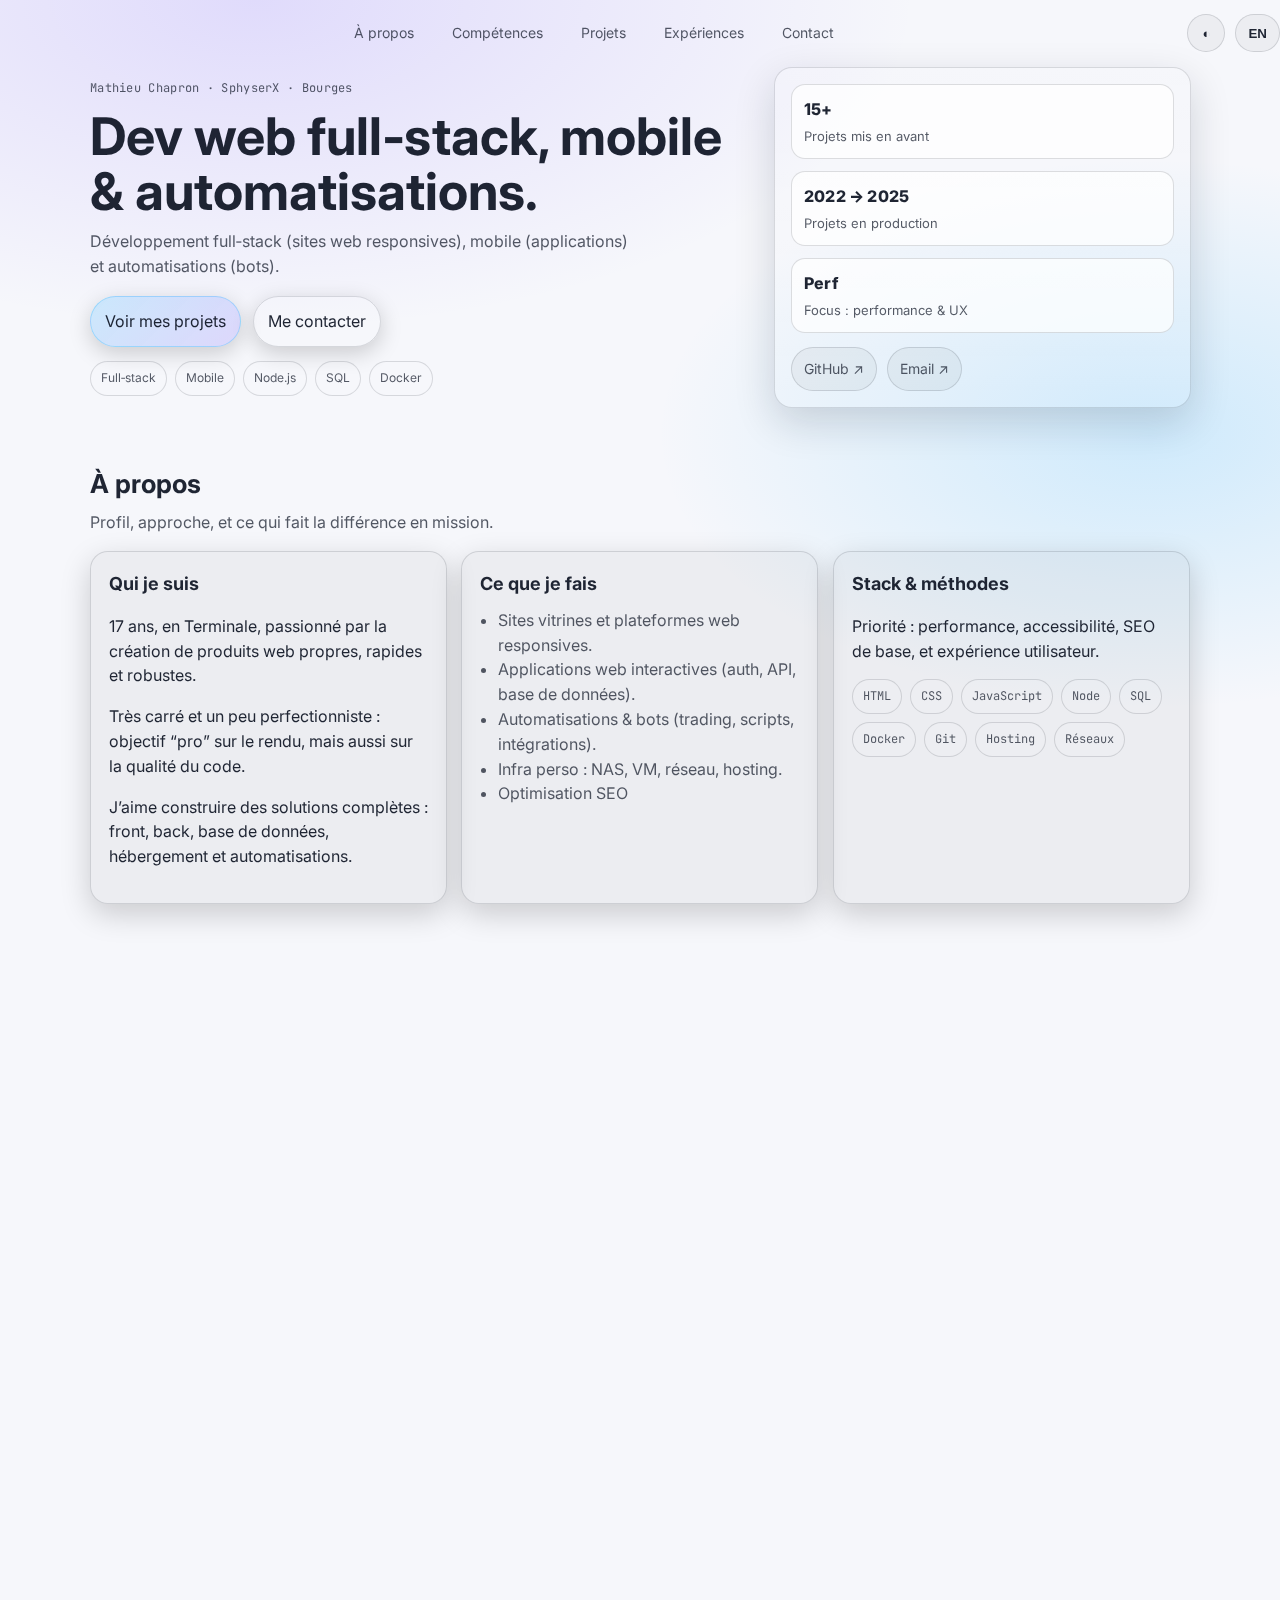
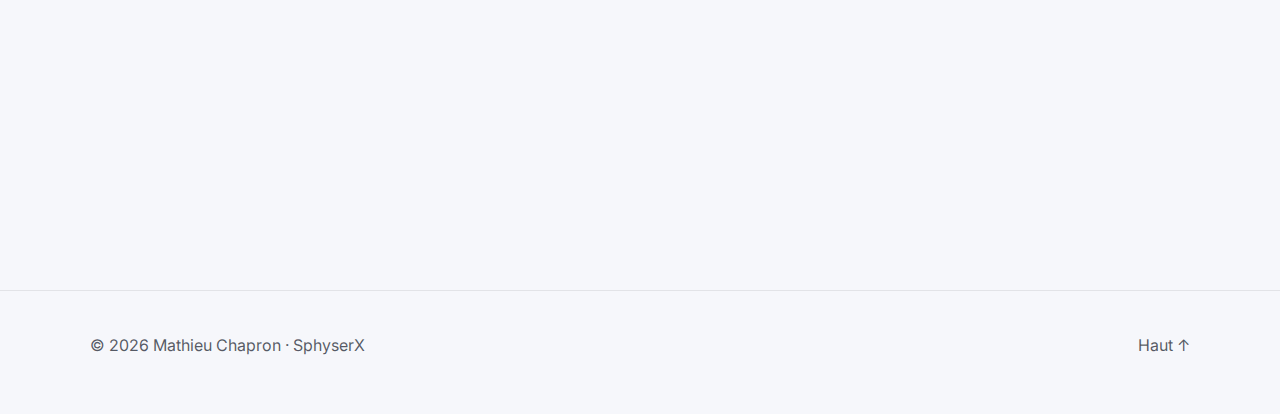
<file: index.html>
<!DOCTYPE html>
<html lang="fr" data-theme="dark">
  <head>
    <meta charset="utf-8" />
    <meta name="viewport" content="width=device-width, initial-scale=1" />
    <meta name="color-scheme" content="dark light" />
    <title>Mathieu Chapron — Full‑stack & Mobile</title>
    <meta
      name="description"
      content="Portfolio de Mathieu Chapron (SphyserX) : développement full‑stack, mobile et automatisations."
    />

    <link rel="preconnect" href="https://fonts.googleapis.com" />
    <link rel="preconnect" href="https://fonts.gstatic.com" crossorigin />
    <link
      href="https://fonts.googleapis.com/css2?family=Inter:wght@400;500;600;700&family=JetBrains+Mono:wght@400;600&display=swap"
      rel="stylesheet"
    />

    <link rel="stylesheet" href="css/styles.css" />
  </head>

  <body>
    <div id="top"></div>
    <a class="skip-link" href="#main">Aller au contenu</a>

    <header class="site-header">
      <nav class="nav">
        <a class="brand" href="#top" aria-label="Retour en haut"> </a>
        <button
          class="nav-toggle"
          type="button"
          aria-label="Ouvrir le menu"
          aria-expanded="false"
          data-nav-toggle
        >
          <span></span><span></span><span></span>
        </button>

        <div class="nav-links" data-nav-panel>
          <a href="#about" data-nav-link>À propos</a>
          <a href="#skills" data-nav-link>Compétences</a>
          <a href="#projects" data-nav-link>Projets</a>
          <a href="#experience" data-nav-link>Expériences</a>
          <a href="#contact" data-nav-link>Contact</a>
        </div>

        <div class="nav-actions">
          <button
            class="icon-btn"
            type="button"
            data-theme-toggle
            aria-label="Basculer le thème"
          >
            <span aria-hidden="true">◐</span>
          </button>
          <button
            class="pill-btn"
            type="button"
            data-lang-toggle
            aria-label="Passer en anglais"
          >
            EN
          </button>
        </div>
      </nav>
    </header>

    <main id="main">
      <!-- HERO -->
      <section class="hero">
        <div class="hero-bg" aria-hidden="true"></div>

        <div class="container hero-grid">
          <div class="hero-copy">
            <p class="kicker reveal">Mathieu Chapron · SphyserX · Bourges</p>

            <h1 class="hero-title reveal">
              Dev web full‑stack, mobile & automatisations.
            </h1>

            <p class="hero-subtitle reveal">
              Développement full‑stack (sites web responsives), mobile
              (applications) et automatisations (bots).
            </p>

            <div class="hero-cta reveal">
              <a class="btn primary" href="#projects">Voir mes projets</a>
              <a class="btn ghost" href="#contact">Me contacter</a>
            </div>

            <div class="hero-chips reveal">
              <span class="chip">Full‑stack</span>
              <span class="chip">Mobile</span>
              <span class="chip">Node.js</span>
              <span class="chip">SQL</span>
              <span class="chip">Docker</span>
            </div>
          </div>

          <div class="hero-card reveal">
            <div class="stat-grid">
              <div class="stat">
                <div class="stat-num">15+</div>
                <div class="stat-label" data-i18n="hero.stats.projects">
                  Projets mis en avant
                </div>
              </div>
              <div class="stat">
                <div class="stat-num">2022 → 2025</div>
                <div class="stat-label" data-i18n="hero.stats.years">
                  Projets en production
                </div>
              </div>
              <div class="stat">
                <div class="stat-num">Perf</div>
                <div class="stat-label" data-i18n="hero.stats.focus">
                  Focus : performance & UX
                </div>
              </div>
            </div>

            <div class="mini-links">
              <a
                class="mini-link"
                href="https://github.com/SphyserX"
                target="_blank"
                rel="noreferrer"
              >
                GitHub <span aria-hidden="true">↗</span>
              </a>
              <a class="mini-link" href="mailto:mathieu.chapron.pro@gmail.com">
                Email <span aria-hidden="true">↗</span>
              </a>
            </div>
          </div>
        </div>
      </section>

      <!-- ABOUT -->
      <section class="section" id="about">
        <div class="container">
          <div class="section-head reveal">
            <h2 class="section-title" data-i18n="about.title">À propos</h2>
            <p class="section-subtitle" data-i18n="about.subtitle">
              Profil, approche, et ce qui fait la différence en mission.
            </p>
          </div>

          <div class="about-grid">
            <div class="card reveal">
              <h3 data-i18n="about.card1.title">Qui je suis</h3>
              <p data-i18n="about.card1.p1">
                17 ans, en Terminale, passionné par la création de produits web
                propres, rapides et robustes.
              </p>
              <p data-i18n="about.card1.p2">
                Très carré et un peu perfectionniste : objectif “pro” sur le
                rendu, mais aussi sur la qualité du code.
              </p>
              <p data-i18n="about.card1.p3">
                J’aime construire des solutions complètes : front, back, base de
                données, hébergement et automatisations.
              </p>
            </div>

            <div class="card reveal">
              <h3 data-i18n="about.card2.title">Ce que je fais</h3>
              <ul class="list">
                <li data-i18n="about.card2.li1">
                  Sites vitrines et plateformes web responsives.
                </li>
                <li data-i18n="about.card2.li2">
                  Applications web interactives (auth, API, base de données).
                </li>
                <li data-i18n="about.card2.li3">
                  Automatisations & bots (trading, scripts, intégrations).
                </li>
                <li data-i18n="about.card2.li4">
                  Infra perso : NAS, VM, réseau, hosting.
                </li>
                <li data-i18n="about.card2.li5">Optimisation SEO</li>
              </ul>
            </div>

            <div class="card reveal">
              <h3 data-i18n="about.card3.title">Stack & méthodes</h3>
              <p data-i18n="about.card3.p1">
                Priorité : performance, accessibilité, SEO de base, et
                expérience utilisateur.
              </p>
              <div class="pill-row">
                <span class="pill">HTML</span><span class="pill">CSS</span
                ><span class="pill">JavaScript</span>
                <span class="pill">Node</span><span class="pill">SQL</span
                ><span class="pill">Docker</span> <span class="pill">Git</span
                ><span class="pill">Hosting</span
                ><span class="pill">Réseaux</span>
              </div>
            </div>
          </div>
        </div>
      </section>

      <!-- SKILLS -->
      <section class="section" id="skills">
        <div class="container">
          <div class="section-head reveal">
            <h2 class="section-title" data-i18n="skills.title">Compétences</h2>
            <p class="section-subtitle" data-i18n="skills.subtitle">
              Ce que j’utilise au quotidien pour livrer des projets fiables.
            </p>
          </div>

          <div class="skills-grid">
            <div class="card reveal">
              <h3 data-i18n="skills.web.title">Web</h3>
              <ul class="list">
                <li>HTML / CSS / JS</li>
                <li>Responsive / UI</li>
                <li>Optimisations perf</li>
              </ul>
            </div>

            <div class="card reveal">
              <h3 data-i18n="skills.backend.title">Back-end</h3>
              <ul class="list">
                <li>Node.js</li>
                <li>SQL</li>
                <li>API / Auth</li>
              </ul>
            </div>

            <div class="card reveal">
              <h3 data-i18n="skills.ops.title">DevOps / Infra</h3>
              <ul class="list">
                <li>Git</li>
                <li>Docker</li>
                <li>Hosting / NAS / VM</li>
              </ul>
            </div>

            <div class="card reveal">
              <h3 data-i18n="skills.extra.title">Automatisations</h3>
              <ul class="list">
                <li>Bots & scripts</li>
                <li>Trading (R&D)</li>
                <li>Intégrations</li>
              </ul>
            </div>
          </div>
        </div>
      </section>

      <!-- PROJECTS -->
      <section class="section" id="projects">
        <div class="container">
          <div class="section-head reveal">
            <h2 class="section-title" data-i18n="projects.title">Projets</h2>
            <p class="section-subtitle" data-i18n="projects.subtitle">
              3 projets représentatifs : produit, performance, et technique.
            </p>
          </div>

          <div class="projects-grid">
            <article class="project-card reveal">
              <div class="project-top">
                <div>
                  <h3>ICEPULSE</h3>
                  <p class="muted" data-i18n="projects.icepulse.desc">
                    Site web de présentation d’une association donnant des cours
                    de patinage.
                  </p>
                </div>
                <span class="badge">2024</span>
              </div>

              <div class="tag-row">
                <span class="tag">HTML</span><span class="tag">CSS</span
                ><span class="tag">JS</span>
              </div>

              <ul class="bullets">
                <li data-i18n="projects.icepulse.b1">
                  Navigation sticky + menu mobile en panneau latéral
                  (off‑canvas).
                </li>
                <li data-i18n="projects.icepulse.b2">
                  Apparition progressive des sections et de la galerie au
                  scroll.
                </li>
                <li data-i18n="projects.icepulse.b3">
                  Mode sombre/clair avec mémorisation du choix utilisateur.
                </li>
              </ul>

              <div class="project-actions">
                <a
                  class="btn small primary"
                  href="https://icepulse.fr"
                  target="_blank"
                  rel="noreferrer"
                  >Site</a
                >
                <a
                  class="btn small ghost"
                  href="https://github.com/SphyserX/icepulse-site.git"
                  target="_blank"
                  rel="noreferrer"
                  >Code</a
                >
              </div>
            </article>

            <article class="project-card reveal">
              <div class="project-top">
                <div>
                  <h3>CHECKICE</h3>
                  <p class="muted" data-i18n="projects.checkice.desc">
                    Plateforme communautaire des patinoires : carte interactive,
                    covoiturage, événements et réseau social.
                  </p>
                </div>
                <span class="badge">2025</span>
              </div>

              <div class="tag-row">
                <span class="tag">HTML</span><span class="tag">Tailwind</span
                ><span class="tag">JS</span>
                <span class="tag">Firebase</span>
              </div>

              <ul class="bullets">
                <li data-i18n="projects.checkice.b1">
                  Gestion base de données (modèle + règles d’accès).
                </li>
                <li data-i18n="projects.checkice.b2">
                  Firebase Auth (inscription/connexion) + gestion de sessions.
                </li>
                <li data-i18n="projects.checkice.b3">
                  Relation client : recueil du besoin, itérations, livraison.
                </li>
              </ul>

              <div class="project-actions">
                <a
                  class="btn small primary"
                  href="https://checkice.fr"
                  target="_blank"
                  rel="noreferrer"
                  >Site</a
                >
                <button
                  class="btn small ghost"
                  type="button"
                  data-toast="Repo privé pour le moment."
                >
                  Code
                </button>
              </div>
            </article>

            <article class="project-card reveal">
              <div class="project-top">
                <div>
                  <h3 data-i18n="projects.bot.title">
                    Robot de trading (scalping)
                  </h3>
                  <p class="muted" data-i18n="projects.bot.desc">
                    Bot de trading crypto : API exchange, indicateurs
                    (moyennes), exécution et gestion du risque.
                  </p>
                </div>
                <span class="badge">R&amp;D</span>
              </div>

              <div class="tag-row">
                <span class="tag">API</span><span class="tag">Indicators</span
                ><span class="tag">Crypto</span>
              </div>

              <ul class="bullets">
                <li data-i18n="projects.bot.b1">
                  Connexion exchange + flux de données.
                </li>
                <li data-i18n="projects.bot.b2">
                  Stratégies, backtesting (en cours), monitoring.
                </li>
              </ul>

              <div class="project-actions">
                <a
                  class="btn small ghost"
                  href="#contact"
                  data-i18n="projects.bot.cta"
                  >Demander une démo</a
                >
              </div>
            </article>
          </div>
        </div>
      </section>

      <!-- EXPERIENCE -->
      <section class="section" id="experience">
        <div class="container">
          <div class="section-head reveal">
            <h2 class="section-title" data-i18n="exp.title">Expériences</h2>
            <p class="section-subtitle" data-i18n="exp.subtitle">
              Projets clients, projets perso, et contexte pro.
            </p>
          </div>

          <div class="timeline">
            <div class="t-item reveal">
              <div class="t-dot" aria-hidden="true"></div>
              <div class="t-card">
                <div class="t-top">
                  <h3>CHECKICE</h3>
                  <span class="badge">2025</span>
                </div>
                <p class="muted" data-i18n="exp.checkice">
                  Plateforme communautaire des patinoires : carte interactive,
                  covoiturage, événements et réseau social.
                </p>
              </div>
            </div>

            <div class="t-item reveal">
              <div class="t-dot" aria-hidden="true"></div>
              <div class="t-card">
                <div class="t-top">
                  <h3>ICEPULSE</h3>
                  <span class="badge">2024</span>
                </div>
                <p class="muted" data-i18n="exp.icepulse">
                  Site web de présentation d’une association (cours de
                  patinage).
                </p>
              </div>
            </div>

            <div class="t-item reveal">
              <div class="t-dot" aria-hidden="true"></div>
              <div class="t-card">
                <div class="t-top">
                  <h3 data-i18n="exp.homeinfra.title">
                    Infrastructure réseau (perso)
                  </h3>
                  <span class="badge" data-i18n="exp.homeinfra.badge"
                    >Projet perso</span
                  >
                </div>
                <p class="muted" data-i18n="exp.homeinfra.desc">
                  Mise en place d’un environnement à la maison : NAS, VM,
                  services web, réseau, automatisations.
                </p>
              </div>
            </div>

            <div class="t-item reveal">
              <div class="t-dot" aria-hidden="true"></div>
              <div class="t-card">
                <div class="t-top">
                  <h3>QUALNET</h3>
                  <span class="badge" data-i18n="exp.qualnet.badge">Stage</span>
                </div>
                <p class="muted" data-i18n="exp.qualnet.desc">
                  Entreprise créant des logiciels qualité no‑code pour
                  simplifier, structurer et piloter vos démarches.
                </p>
              </div>
            </div>
          </div>
        </div>
      </section>

      <!-- CONTACT -->
      <section class="section" id="contact">
        <div class="container">
          <div class="section-head reveal">
            <h2 class="section-title" data-i18n="contact.title">Contact</h2>
            <p class="section-subtitle" data-i18n="contact.subtitle">
              Décris ton besoin (site, app, automatisation). Réponse rapide.
            </p>
          </div>

          <div class="contact-grid">
            <div class="card reveal">
              <h3 data-i18n="contact.direct.title">Direct</h3>
              <div class="contact-links">
                <a
                  class="contact-link"
                  href="mailto:mathieu.chapron.pro@gmail.com"
                >
                  <span class="mono">mathieu.chapron.pro@gmail.com</span>
                </a>
                <a
                  class="contact-link"
                  href="https://github.com/SphyserX"
                  target="_blank"
                  rel="noreferrer"
                >
                  GitHub: <span class="mono">SphyserX</span> ↗
                </a>
                <p class="muted" data-i18n="contact.availability">
                  Disponible à temps partiel, en moyenne une semaine pour livrer
                  un site vitrine.
                </p>
              </div>
            </div>

            <!-- Formspree: remplace TON_FORM_ID par ton endpoint -->
            <form
              class="card reveal"
              id="contactForm"
              action="https://formspree.io/f/xrebeblp"
              method="post"
            >
              <h3 data-i18n="contact.form.title">Formulaire</h3>

              <!-- Honeypot Formspree -->
              <div class="hp-field" aria-hidden="true">
                <label for="_gotcha">Ne pas remplir</label>
                <input
                  id="_gotcha"
                  name="_gotcha"
                  type="text"
                  tabindex="-1"
                  autocomplete="off"
                />
              </div>

              <!-- Optionnel: Formspree reply-to -->
              <input type="hidden" name="_replyto" id="replyto" />

              <div class="field">
                <label for="name" data-i18n="contact.form.name">Nom</label>
                <input
                  id="name"
                  name="name"
                  autocomplete="name"
                  placeholder="Ton nom"
                  data-i18n-placeholder="contact.form.placeholder.name"
                  required
                />
              </div>

              <div class="field">
                <label for="email" data-i18n="contact.form.email">Email</label>
                <input
                  id="email"
                  name="email"
                  type="email"
                  autocomplete="email"
                  placeholder="ton@email.com"
                  data-i18n-placeholder="contact.form.placeholder.email"
                  required
                />
              </div>

              <div class="field">
                <label for="message" data-i18n="contact.form.message"
                  >Message</label
                >
                <textarea
                  id="message"
                  name="message"
                  rows="5"
                  placeholder="Décris ton besoin..."
                  data-i18n-placeholder="contact.form.placeholder.message"
                  required
                ></textarea>
              </div>

              <div class="form-actions">
                <button
                  class="btn primary"
                  type="submit"
                  data-i18n="contact.form.send"
                >
                  Envoyer
                </button>
                <button
                  class="btn ghost"
                  type="button"
                  data-fill-template
                  data-i18n="contact.form.template"
                >
                  Remplir un exemple
                </button>
              </div>
            </form>
          </div>
        </div>
      </section>
    </main>

    <footer class="footer">
      <div class="container footer-row">
        <p class="muted">
          © <span data-year></span> Mathieu Chapron · SphyserX
        </p>
        <a class="to-top" href="#top">Haut ↑</a>
      </div>
    </footer>

    <div
      class="toast"
      role="status"
      aria-live="polite"
      aria-atomic="true"
      hidden
    ></div>

    <script defer src="js/script.js"></script>
  </body>
</html>
</file>
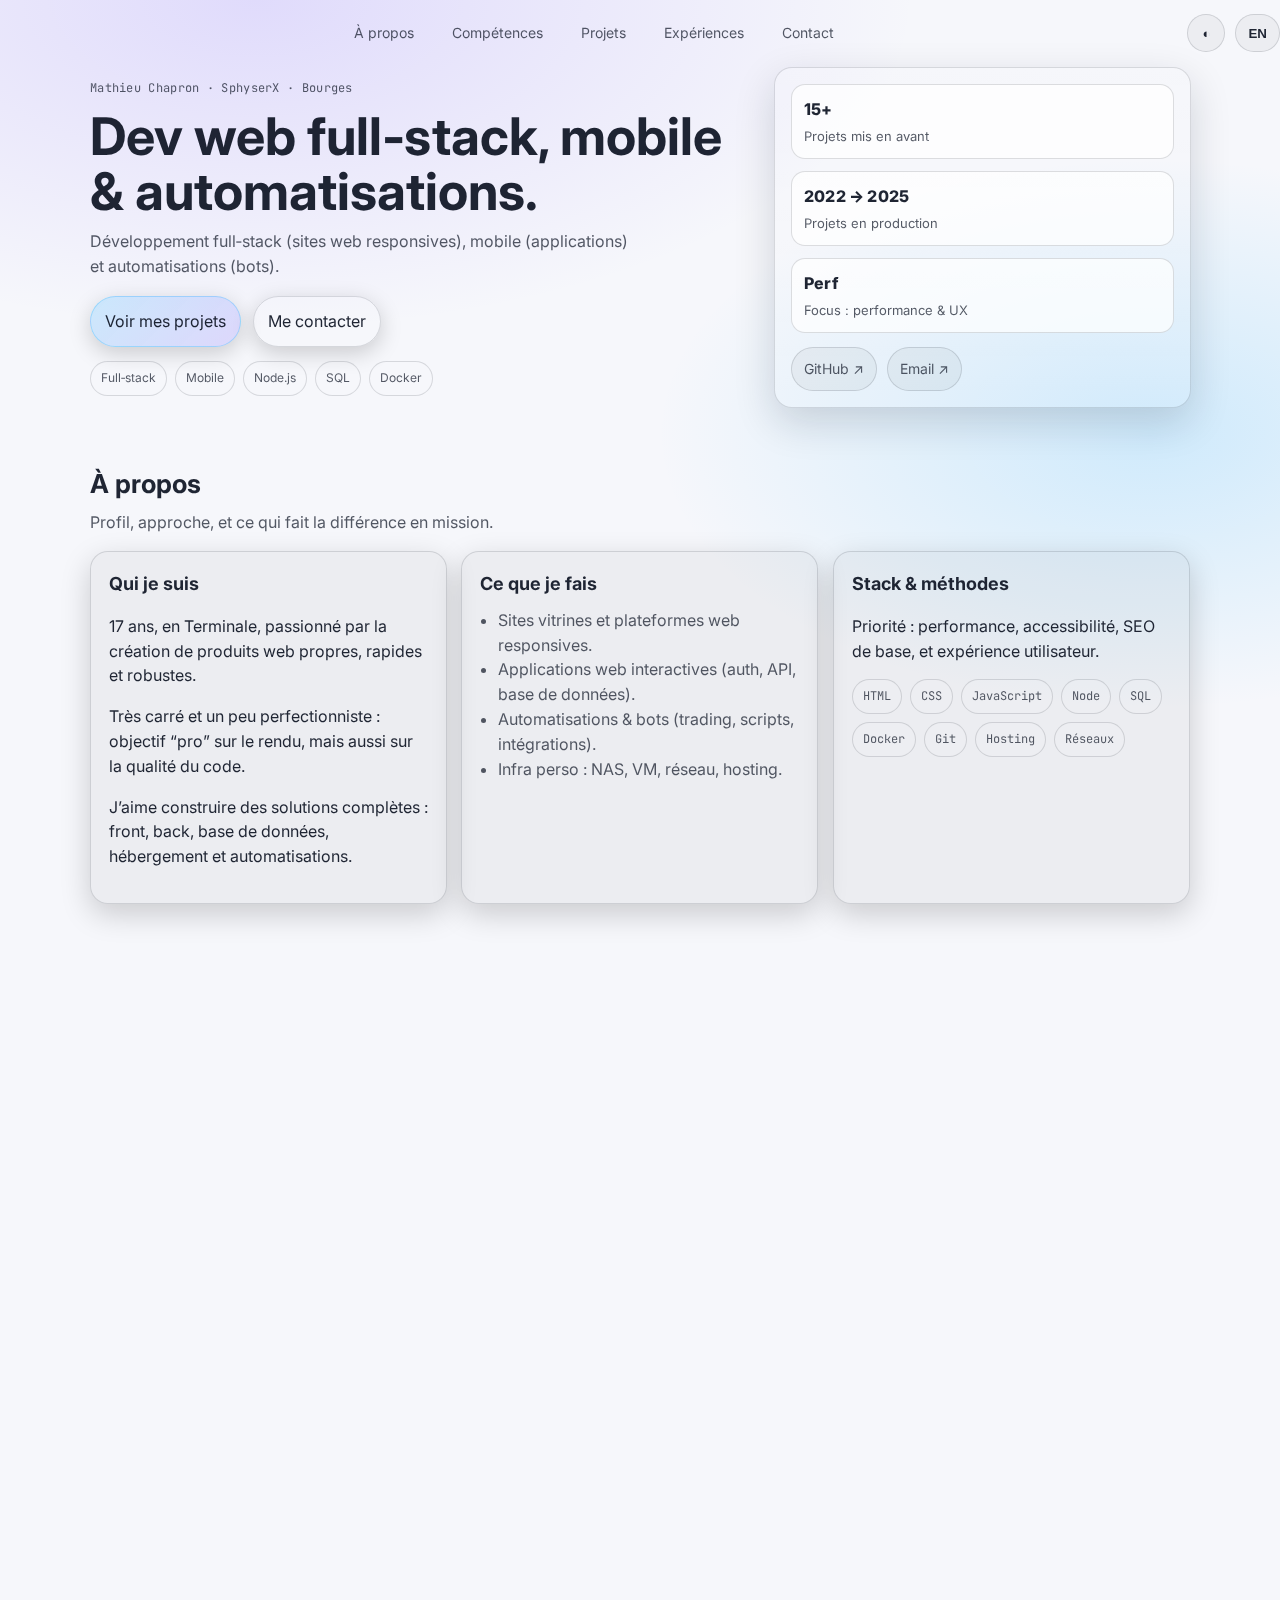
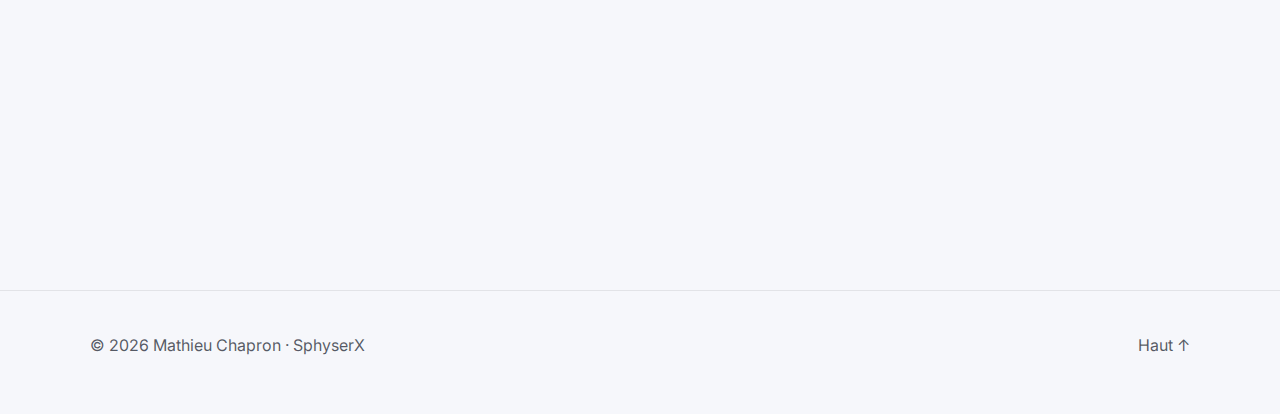
<file: html/index.html>
<!doctype html>
<html lang="fr" data-theme="dark">
<head>
  <meta charset="utf-8" />
  <meta name="viewport" content="width=device-width, initial-scale=1" />
  <meta name="color-scheme" content="dark light" />
  <title>Mathieu Chapron — Full‑stack & Mobile</title>
  <meta name="description" content="Portfolio de Mathieu Chapron (SphyserX) : développement full‑stack, mobile et automatisations." />

  <link rel="preconnect" href="https://fonts.googleapis.com">
  <link rel="preconnect" href="https://fonts.gstatic.com" crossorigin>
  <link href="https://fonts.googleapis.com/css2?family=Inter:wght@400;500;600;700&family=JetBrains+Mono:wght@400;600&display=swap" rel="stylesheet">

  <link rel="stylesheet" href="../css/styles.css" />
</head>

<body>
  <div id="top"></div>
  <a class="skip-link" href="#main">Aller au contenu</a>

  <header class="site-header" >
    <nav class="nav">
      <a class="brand" href="#top" aria-label="Retour en haut">
      </a>
      <button class="nav-toggle" type="button" aria-label="Ouvrir le menu" aria-expanded="false" data-nav-toggle>
        <span></span><span></span><span></span>
      </button>

      <div class="nav-links" data-nav-panel>
        <a href="#about" data-nav-link>À propos</a>
        <a href="#skills" data-nav-link>Compétences</a>
        <a href="#projects" data-nav-link>Projets</a>
        <a href="#experience" data-nav-link>Expériences</a>
        <a href="#contact" data-nav-link>Contact</a>
      </div>

      <div class="nav-actions">
        <button class="icon-btn" type="button" data-theme-toggle aria-label="Basculer le thème">
          <span aria-hidden="true">◐</span>
        </button>
        <button class="pill-btn" type="button" data-lang-toggle aria-label="Passer en anglais">
          EN
        </button>
      </div>
    </nav>
  </header>

  <main id="main">
    <!-- HERO -->
    <section class="hero">
      <div class="hero-bg" aria-hidden="true"></div>

      <div class="container hero-grid">
        <div class="hero-copy">
          <p class="kicker reveal">Mathieu Chapron · SphyserX · Bourges</p>

          <h1 class="hero-title reveal">
            Dev web full‑stack, mobile & automatisations.
          </h1>

          <p class="hero-subtitle reveal">
            Développement full‑stack (sites web responsives), mobile (applications) et automatisations (bots).
          </p>

          <div class="hero-cta reveal">
            <a class="btn primary" href="#projects">Voir mes projets</a>
            <a class="btn ghost" href="#contact">Me contacter</a>
          </div>

          <div class="hero-chips reveal">
            <span class="chip">Full‑stack</span>
            <span class="chip">Mobile</span>
            <span class="chip">Node.js</span>
            <span class="chip">SQL</span>
            <span class="chip">Docker</span>
          </div>
        </div>

        <div class="hero-card reveal">
          <div class="stat-grid">
            <div class="stat">
              <div class="stat-num">15+</div>
              <div class="stat-label" data-i18n="hero.stats.projects">Projets mis en avant</div>
            </div>
            <div class="stat">
              <div class="stat-num">2022 → 2025</div>
              <div class="stat-label" data-i18n="hero.stats.years">Projets en production</div>
            </div>
            <div class="stat">
              <div class="stat-num">Perf</div>
              <div class="stat-label" data-i18n="hero.stats.focus">Focus : performance & UX</div>
            </div>
          </div>

          <div class="mini-links">
            <a class="mini-link" href="https://github.com/SphyserX" target="_blank" rel="noreferrer">
              GitHub <span aria-hidden="true">↗</span>
            </a>
            <a class="mini-link" href="mailto:mathieu.chapron.pro@gmail.com">
              Email <span aria-hidden="true">↗</span>
            </a>
          </div>
        </div>
      </div>
    </section>

    <!-- ABOUT -->
    <section class="section" id="about">
      <div class="container">
        <div class="section-head reveal">
          <h2 class="section-title" data-i18n="about.title">À propos</h2>
          <p class="section-subtitle" data-i18n="about.subtitle">
            Profil, approche, et ce qui fait la différence en mission.
          </p>
        </div>

        <div class="about-grid">
          <div class="card reveal">
            <h3 data-i18n="about.card1.title">Qui je suis</h3>
            <p data-i18n="about.card1.p1">
              17 ans, en Terminale, passionné par la création de produits web propres, rapides et robustes.
            </p>
            <p data-i18n="about.card1.p2">
              Très carré et un peu perfectionniste : objectif “pro” sur le rendu, mais aussi sur la qualité du code.
            </p>
            <p data-i18n="about.card1.p3">
              J’aime construire des solutions complètes : front, back, base de données, hébergement et automatisations.
            </p>
          </div>

          <div class="card reveal">
            <h3 data-i18n="about.card2.title">Ce que je fais</h3>
            <ul class="list">
              <li data-i18n="about.card2.li1">Sites vitrines et plateformes web responsives.</li>
              <li data-i18n="about.card2.li2">Applications web interactives (auth, API, base de données).</li>
              <li data-i18n="about.card2.li3">Automatisations & bots (trading, scripts, intégrations).</li>
              <li data-i18n="about.card2.li4">Infra perso : NAS, VM, réseau, hosting.</li>
            </ul>
          </div>

          <div class="card reveal">
            <h3 data-i18n="about.card3.title">Stack & méthodes</h3>
            <p data-i18n="about.card3.p1">
              Priorité : performance, accessibilité, SEO de base, et expérience utilisateur.
            </p>
            <div class="pill-row">
              <span class="pill">HTML</span><span class="pill">CSS</span><span class="pill">JavaScript</span>
              <span class="pill">Node</span><span class="pill">SQL</span><span class="pill">Docker</span>
              <span class="pill">Git</span><span class="pill">Hosting</span><span class="pill">Réseaux</span>
            </div>
          </div>
        </div>
      </div>
    </section>

    <!-- SKILLS -->
    <section class="section" id="skills">
      <div class="container">
        <div class="section-head reveal">
          <h2 class="section-title" data-i18n="skills.title">Compétences</h2>
          <p class="section-subtitle" data-i18n="skills.subtitle">
            Ce que j’utilise au quotidien pour livrer des projets fiables.
          </p>
        </div>

        <div class="skills-grid">
          <div class="card reveal">
            <h3 data-i18n="skills.web.title">Web</h3>
            <ul class="list">
              <li>HTML / CSS / JS</li>
              <li>Responsive / UI</li>
              <li>Optimisations perf</li>
            </ul>
          </div>

          <div class="card reveal">
            <h3 data-i18n="skills.backend.title">Back-end</h3>
            <ul class="list">
              <li>Node.js</li>
              <li>SQL</li>
              <li>API / Auth</li>
            </ul>
          </div>

          <div class="card reveal">
            <h3 data-i18n="skills.ops.title">DevOps / Infra</h3>
            <ul class="list">
              <li>Git</li>
              <li>Docker</li>
              <li>Hosting / NAS / VM</li>
            </ul>
          </div>

          <div class="card reveal">
            <h3 data-i18n="skills.extra.title">Automatisations</h3>
            <ul class="list">
              <li>Bots & scripts</li>
              <li>Trading (R&D)</li>
              <li>Intégrations</li>
            </ul>
          </div>
        </div>
      </div>
    </section>

    <!-- PROJECTS -->
    <section class="section" id="projects">
      <div class="container">
        <div class="section-head reveal">
          <h2 class="section-title" data-i18n="projects.title">Projets</h2>
          <p class="section-subtitle" data-i18n="projects.subtitle">
            3 projets représentatifs : produit, performance, et technique.
          </p>
        </div>

        <div class="projects-grid">
          <article class="project-card reveal">
            <div class="project-top">
              <div>
                <h3>ICEPULSE</h3>
                <p class="muted" data-i18n="projects.icepulse.desc">
                  Site web de présentation d’une association donnant des cours de patinage.
                </p>
              </div>
              <span class="badge">2024</span>
            </div>

            <div class="tag-row">
              <span class="tag">HTML</span><span class="tag">CSS</span><span class="tag">JS</span>
            </div>

            <ul class="bullets">
                <li data-i18n="projects.icepulse.b1">Navigation sticky + menu mobile en panneau latéral (off‑canvas).</li>
                <li data-i18n="projects.icepulse.b2">Apparition progressive des sections et de la galerie au scroll.</li>
                <li data-i18n="projects.icepulse.b3">Mode sombre/clair avec mémorisation du choix utilisateur.</li>
            </ul>


            <div class="project-actions">
              <a class="btn small primary" href="https://icepulse.fr" target="_blank" rel="noreferrer">Site</a>
              <a class="btn small ghost" href="https://github.com/SphyserX/icepulse-site.git" target="_blank" rel="noreferrer">Code</a>
            </div>
          </article>

          <article class="project-card reveal">
            <div class="project-top">
              <div>
                <h3>CHECKICE</h3>
                <p class="muted" data-i18n="projects.checkice.desc">
                  Plateforme communautaire des patinoires : carte interactive, covoiturage, événements et réseau social.
                </p>
              </div>
              <span class="badge">2025</span>
            </div>

            <div class="tag-row">
              <span class="tag">HTML</span><span class="tag">Tailwind</span><span class="tag">JS</span>
              <span class="tag">Firebase</span>
            </div>

            <ul class="bullets">
                <li data-i18n="projects.checkice.b1">Gestion base de données (modèle + règles d’accès).</li>
                <li data-i18n="projects.checkice.b2">Firebase Auth (inscription/connexion) + gestion de sessions.</li>
                <li data-i18n="projects.checkice.b3">Relation client : recueil du besoin, itérations, livraison.</li>
            </ul>

            <div class="project-actions">
              <a class="btn small primary" href="https://checkice.fr" target="_blank" rel="noreferrer">Site</a>
              <button class="btn small ghost" type="button" data-toast="Repo privé pour le moment.">Code</button>
            </div>
          </article>

          <article class="project-card reveal">
            <div class="project-top">
              <div>
                <h3 data-i18n="projects.bot.title">Robot de trading (scalping)</h3>
                <p class="muted" data-i18n="projects.bot.desc">
                  Bot de trading crypto : API exchange, indicateurs (moyennes), exécution et gestion du risque.
                </p>
              </div>
              <span class="badge">R&amp;D</span>
            </div>

            <div class="tag-row">
              <span class="tag">API</span><span class="tag">Indicators</span><span class="tag">Crypto</span>
            </div>

            <ul class="bullets">
              <li data-i18n="projects.bot.b1">Connexion exchange + flux de données.</li>
              <li data-i18n="projects.bot.b2">Stratégies, backtesting (en cours), monitoring.</li>
            </ul>

            <div class="project-actions">
              <a class="btn small ghost" href="#contact" data-i18n="projects.bot.cta">Demander une démo</a>
            </div>
          </article>
        </div>
      </div>
    </section>

    <!-- EXPERIENCE -->
    <section class="section" id="experience">
      <div class="container">
        <div class="section-head reveal">
          <h2 class="section-title" data-i18n="exp.title">Expériences</h2>
          <p class="section-subtitle" data-i18n="exp.subtitle">
            Projets clients, projets perso, et contexte pro.
          </p>
        </div>

        <div class="timeline">
          <div class="t-item reveal">
            <div class="t-dot" aria-hidden="true"></div>
            <div class="t-card">
              <div class="t-top">
                <h3>CHECKICE</h3>
                <span class="badge">2025</span>
              </div>
              <p class="muted" data-i18n="exp.checkice">
                Plateforme communautaire des patinoires : carte interactive, covoiturage, événements et réseau social.
              </p>
            </div>
          </div>

          <div class="t-item reveal">
            <div class="t-dot" aria-hidden="true"></div>
            <div class="t-card">
              <div class="t-top">
                <h3>ICEPULSE</h3>
                <span class="badge">2024</span>
              </div>
              <p class="muted" data-i18n="exp.icepulse">
                Site web de présentation d’une association (cours de patinage).
              </p>
            </div>
          </div>

          <div class="t-item reveal">
            <div class="t-dot" aria-hidden="true"></div>
            <div class="t-card">
              <div class="t-top">
                <h3 data-i18n="exp.homeinfra.title">Infrastructure réseau (perso)</h3>
                <span class="badge" data-i18n="exp.homeinfra.badge">Projet perso</span>
              </div>
              <p class="muted" data-i18n="exp.homeinfra.desc">
                Mise en place d’un environnement à la maison : NAS, VM, services web, réseau, automatisations.
              </p>
            </div>
          </div>

          <div class="t-item reveal">
            <div class="t-dot" aria-hidden="true"></div>
            <div class="t-card">
              <div class="t-top">
                <h3>QUALNET</h3>
                <span class="badge" data-i18n="exp.qualnet.badge">Stage</span>
              </div>
              <p class="muted" data-i18n="exp.qualnet.desc">
                Entreprise créant des logiciels qualité no‑code pour simplifier, structurer et piloter vos démarches.
              </p>
            </div>
          </div>
        </div>

      </div>
    </section>

    <!-- CONTACT -->
    <section class="section" id="contact">
      <div class="container">
        <div class="section-head reveal">
          <h2 class="section-title" data-i18n="contact.title">Contact</h2>
          <p class="section-subtitle" data-i18n="contact.subtitle">
            Décris ton besoin (site, app, automatisation). Réponse rapide.
          </p>
        </div>

        <div class="contact-grid">
          <div class="card reveal">
            <h3 data-i18n="contact.direct.title">Direct</h3>
            <div class="contact-links">
              <a class="contact-link" href="mailto:mathieu.chapron.pro@gmail.com">
                <span class="mono">mathieu.chapron.pro@gmail.com</span>
              </a>
              <a class="contact-link" href="https://github.com/SphyserX" target="_blank" rel="noreferrer">
                GitHub: <span class="mono">SphyserX</span> ↗
              </a>
              <p class="muted" data-i18n="contact.availability">
                Disponible à temps partiel, en moyenne une semaine pour livrer un site vitrine.
              </p>
            </div>
          </div>

          <!-- Formspree: remplace TON_FORM_ID par ton endpoint -->
          <form class="card reveal"
                id="contactForm"
                action="https://formspree.io/f/xrebeblp"
                method="post">
            <h3 data-i18n="contact.form.title">Formulaire</h3>

            <!-- Honeypot Formspree -->
            <div class="hp-field" aria-hidden="true">
              <label for="_gotcha">Ne pas remplir</label>
              <input id="_gotcha" name="_gotcha" type="text" tabindex="-1" autocomplete="off">
            </div>

            <!-- Optionnel: Formspree reply-to -->
            <input type="hidden" name="_replyto" id="replyto">

            <div class="field">
              <label for="name" data-i18n="contact.form.name">Nom</label>
              <input id="name" name="name" autocomplete="name"
                     placeholder="Ton nom"
                     data-i18n-placeholder="contact.form.placeholder.name" required>
            </div>

            <div class="field">
              <label for="email" data-i18n="contact.form.email">Email</label>
              <input id="email" name="email" type="email" autocomplete="email"
                     placeholder="ton@email.com"
                     data-i18n-placeholder="contact.form.placeholder.email" required>
            </div>

            <div class="field">
              <label for="message" data-i18n="contact.form.message">Message</label>
              <textarea id="message" name="message" rows="5"
                        placeholder="Décris ton besoin..."
                        data-i18n-placeholder="contact.form.placeholder.message" required></textarea>
            </div>

            <div class="form-actions">
              <button class="btn primary" type="submit" data-i18n="contact.form.send">Envoyer</button>
              <button class="btn ghost" type="button" data-fill-template data-i18n="contact.form.template">
                Remplir un exemple
              </button>
            </div>
          </form>
        </div>
      </div>
    </section>
  </main>

  <footer class="footer">
    <div class="container footer-row">
      <p class="muted">© <span data-year></span> Mathieu Chapron · SphyserX</p>
      <a class="to-top" href="#top">Haut ↑</a>
    </div>
  </footer>

  <div class="toast" role="status" aria-live="polite" aria-atomic="true" hidden></div>

  <script defer src="../js/script.js"></script>
</body>
</html>
</file>
<file: css/styles.css>
:root{
  --bg: #070A12;
  --panel: rgba(255,255,255,.06);
  --panel2: rgba(255,255,255,.09);
  --text: rgba(255,255,255,.92);
  --muted: rgba(255,255,255,.70);
  --border: rgba(255,255,255,.12);

  --accent: #33B6FF;
  --accent2: #7C5CFF;

  --shadow: 0 12px 40px rgba(0,0,0,.35);
  --radius: 18px;

  --font: "Inter", system-ui, -apple-system, Segoe UI, Roboto, Arial, sans-serif;
  --mono: "JetBrains Mono", ui-monospace, SFMono-Regular, Menlo, Monaco, Consolas, "Liberation Mono", monospace;

  color-scheme: dark;
}

html[data-theme="light"]{
  --bg: #f6f7fb;
  --panel: rgba(0,0,0,.04);
  --panel2: rgba(0,0,0,.06);
  --text: rgba(12,18,34,.92);
  --muted: rgba(12,18,34,.70);
  --border: rgba(12,18,34,.14);

  --accent: #0b84ff;
  --accent2: #7c3aed;

  --shadow: 0 14px 40px rgba(15,24,44,.16);

  color-scheme: light;
}

*{ box-sizing:border-box; }
html{ scroll-behavior:smooth; }

body{
  margin:0;
  font-family: var(--font);
  background: radial-gradient(1200px 600px at 20% 0%, rgba(124,92,255,.18), transparent 55%),
              radial-gradient(900px 500px at 90% 12%, rgba(51,182,255,.20), transparent 55%),
              var(--bg);
  color: var(--text);
  line-height: 1.55;
}

a{ color: inherit; text-decoration: none; }
.container{ width:min(1100px, calc(100% - 40px)); margin: 0 auto; }

.skip-link{
  position:absolute; left:-999px; top: 10px;
  background: var(--text); color: var(--bg);
  padding: 10px 12px; border-radius: 10px;
}
.skip-link:focus{ left: 16px; z-index: 9999; }

/* Header */
.site-header{
  position: sticky;
  top: 0;
  z-index: 1000;

  background: transparent;
  backdrop-filter: none;

  /* optionnel : tu peux garder ou enlever */
  border-bottom: 1px solid transparent;
  box-shadow: none;
}






.nav{
  position: relative;
  display:flex; align-items:center; justify-content:space-between;
  gap: 16px;
  padding: 14px 0;
}

.brand{ display:flex; align-items:center; gap: 10px; font-weight: 700; letter-spacing: .2px; }
.brand-dot{
  width: 12px; height: 12px; border-radius: 50%;
  background: linear-gradient(135deg, var(--accent), var(--accent2));
  box-shadow: 0 0 0 6px rgba(51,182,255,.15);
}
.brand-text{ font-size: 14px; }

.nav-links{ display:flex; gap: 18px; align-items:center; }
.nav-links a{
  font-size: 14px;
  color: var(--muted);
  padding: 8px 10px;
  border-radius: 10px;
  transition: background .2s ease, color .2s ease, transform .2s ease;
}
.nav-links a:hover{ color: var(--text); background: var(--panel); }

.nav-actions{ display:flex; align-items:center; gap: 10px; }

.icon-btn, .pill-btn{
  border: 1px solid var(--border);
  background: var(--panel);
  color: var(--text);
  height: 38px;
  border-radius: 999px;
  cursor:pointer;
  transition: transform .2s ease, background .2s ease;
}
.icon-btn{ width: 38px; display:grid; place-items:center; }
.pill-btn{ padding: 0 12px; font-weight: 600; }

.icon-btn:hover, .pill-btn:hover{ transform: translateY(-1px); }
.icon-btn:active, .pill-btn:active{ transform: translateY(0px); }

.nav-toggle{
  display:none;
  background: transparent;
  border: 1px solid var(--border);
  border-radius: 12px;
  width: 44px;
  height: 42px;
  cursor: pointer;
}
.nav-toggle span{
  display:block;
  height: 2px;
  background: var(--text);
  margin: 6px 10px;
  border-radius: 2px;
  opacity: .85;
}

/* Le fond du hero toujours derrière */
.hero{ position: relative; }
.hero-bg{
  z-index: -1;           /* derrière le contenu */
  pointer-events: none;  /* ne bloque jamais les clics */
}

/* Le header et ses boutons toujours au-dessus */
.site-header{
  position: sticky;
  top: 0;
  z-index: 2000;         /* plus haut pour être sûr */
}
.nav, .nav-toggle, .nav-actions{
  position: relative;
  z-index: 2001;
}



.hero-grid{
  display:grid;
  grid-template-columns: 1.35fr .85fr;
  gap: 22px;
  align-items: start;
}

.kicker{
  color: var(--muted);
  font-family: var(--mono);
  font-size: 12px;
  letter-spacing: .3px;
}

.hero-title{
  margin: 10px 0 10px;
  font-size: clamp(34px, 4.2vw, 52px);
  line-height: 1.05;
}
.hero-subtitle{
  margin: 0 0 18px;
  color: var(--muted);
  font-size: 16px;
  max-width: 55ch;
}

.hero-cta{ display:flex; gap: 12px; flex-wrap: wrap; margin-bottom: 14px; }

.btn{
  display:inline-flex;
  align-items:center;
  justify-content:center;
  gap: 8px;
  border-radius: 999px;
  padding: 12px 14px;
  border: 1px solid var(--border);
  background: var(--panel);
  color: var(--text);
  box-shadow: 0 6px 22px rgba(0,0,0,.18);
  transition: transform .2s ease, box-shadow .2s ease, background .2s ease;
}
.btn:hover{ transform: translateY(-1px); }
.btn:active{ transform: translateY(0px); }

.btn.primary{
  border-color: rgba(51,182,255,.35);
  background: linear-gradient(135deg, rgba(51,182,255,.22), rgba(124,92,255,.20));
}
.btn.ghost{ background: transparent; }
.btn.small{ padding: 10px 12px; font-size: 14px; }

.hero-chips{ display:flex; gap: 8px; flex-wrap: wrap; margin-top: 10px; }
.chip{
  font-size: 12px;
  padding: 7px 10px;
  border-radius: 999px;
  border: 1px solid var(--border);
  background: rgba(255,255,255,.04);
  color: var(--muted);
}

.hero-card{
  border: 1px solid var(--border);
  background: linear-gradient(180deg, rgba(255,255,255,.08), rgba(255,255,255,.04));
  border-radius: var(--radius);
  box-shadow: var(--shadow);
  padding: 16px;
}

.stat-grid{ display:grid; grid-template-columns: 1fr; gap: 12px; }
.stat{
  border: 1px solid var(--border);
  border-radius: 14px;
  background: rgba(0,0,0,.12);
  padding: 12px;
}
html[data-theme="light"] .stat{ background: rgba(255,255,255,.7); }

.stat-num{ font-weight: 800; letter-spacing: .2px; }
.stat-label{ color: var(--muted); font-size: 13px; margin-top: 4px; }

.mini-links{ display:flex; gap: 10px; margin-top: 14px; flex-wrap: wrap; }
.mini-link{
  border: 1px solid var(--border);
  background: var(--panel);
  padding: 10px 12px;
  border-radius: 999px;
  font-size: 14px;
  color: var(--muted);
  transition: transform .2s ease, background .2s ease, color .2s ease;
}
.mini-link:hover{ color: var(--text); transform: translateY(-1px); }

/* SECTIONS */
.section{ padding: 56px 0; }
.section-head{ margin-bottom: 16px; }
.section-title{ margin: 0 0 6px; font-size: 26px; }
.section-subtitle{ margin: 0; color: var(--muted); max-width: 70ch; }

.card{
  border: 1px solid var(--border);
  background: var(--panel);
  border-radius: var(--radius);
  padding: 18px;
  box-shadow: 0 10px 30px rgba(0,0,0,.18);
}
.card h3{ margin: 0 0 10px; font-size: 18px; }

.muted{ color: var(--muted); }
.tiny{ font-size: 12px; }

.about-grid{ display:grid; grid-template-columns: repeat(3, 1fr); gap: 14px; }
.list{ margin: 0; padding-left: 18px; color: var(--muted); }

.pill-row{ display:flex; flex-wrap: wrap; gap: 8px; margin-top: 12px; }
.pill{
  font-family: var(--mono);
  font-size: 12px;
  border: 1px solid var(--border);
  background: rgba(255,255,255,.04);
  padding: 7px 10px;
  border-radius: 999px;
  color: var(--muted);
}

.skills-grid{ display:grid; grid-template-columns: repeat(4, 1fr); gap: 14px; }
.projects-grid{ display:grid; grid-template-columns: repeat(3, 1fr); gap: 14px; }

.project-card{
  border: 1px solid var(--border);
  background: linear-gradient(180deg, rgba(255,255,255,.07), rgba(255,255,255,.035));
  border-radius: var(--radius);
  padding: 18px;
  box-shadow: var(--shadow);
  position: relative;
  overflow: hidden;
  transition: transform .25s ease, box-shadow .25s ease;
}
.project-card::before{
  content:"";
  position:absolute; inset:-2px;
  background: radial-gradient(400px 200px at 20% 10%, rgba(51,182,255,.18), transparent 55%),
              radial-gradient(380px 200px at 90% 0%, rgba(124,92,255,.16), transparent 60%);
  opacity: 0;
  transition: opacity .35s ease;
  pointer-events:none;
}
.project-card:hover{ transform: translateY(-2px); }
.project-card:hover::before{ opacity: 1; }

.project-top{ display:flex; justify-content:space-between; gap: 12px; }

.badge{
  font-family: var(--mono);
  font-size: 12px;
  padding: 6px 10px;
  border-radius: 999px;
  border: 1px solid var(--border);
  color: var(--muted);
  height: fit-content;
}

.tag-row{ display:flex; flex-wrap: wrap; gap: 8px; margin: 12px 0 10px; }
.tag{
  font-size: 12px;
  padding: 6px 9px;
  border-radius: 999px;
  border: 1px solid var(--border);
  background: rgba(255,255,255,.04);
  color: var(--muted);
}

.bullets{ margin: 0; padding-left: 18px; color: var(--muted); }
.project-actions{ display:flex; gap: 10px; margin-top: 14px; flex-wrap: wrap; }

/* Timeline (sans points bleus) */
.timeline{ display:grid; gap: 12px; margin-top: 12px; }
.t-item{ display: block; }
.t-dot{ display: none; }

.t-card{
  border: 1px solid var(--border);
  background: var(--panel);
  border-radius: var(--radius);
  padding: 16px;
}
.t-top{ display:flex; justify-content:space-between; gap: 10px; align-items: baseline; }

/* Contact */
.contact-grid{ display:grid; grid-template-columns: 1fr 1.2fr; gap: 14px; }
.contact-links{ display:grid; gap: 10px; }

.contact-link{
  padding: 12px 12px;
  border-radius: 14px;
  border: 1px solid var(--border);
  background: rgba(255,255,255,.04);
  transition: transform .2s ease, background .2s ease, border-color .2s ease;
}
.contact-link:hover{
  transform: translateY(-1px);
  border-color: rgba(51,182,255,.35);
  background: rgba(51,182,255,.08);
}

.mono{ font-family: var(--mono); }

.field{ display:grid; gap: 6px; margin-top: 10px; }
label{ font-size: 13px; color: var(--muted); }

input, textarea{
  font-family: var(--font);
  font-size: 15px;
  padding: 12px 12px;
  border-radius: 14px;
  border: 1px solid var(--border);
  background: rgba(255,255,255,.04);
  color: var(--text);
  outline: none;
}
textarea{ resize: vertical; min-height: 120px; }
input:focus, textarea:focus{
  border-color: rgba(51,182,255,.45);
  box-shadow: 0 0 0 4px rgba(51,182,255,.12);
}
.form-actions{ display:flex; gap: 10px; flex-wrap: wrap; margin-top: 12px; }

/* Footer */
.footer{
  padding: 26px 0 40px;
  border-top: 1px solid rgba(255,255,255,.08);
}
html[data-theme="light"] .footer{ border-top: 1px solid rgba(0,0,0,.08); }
.footer-row{ display:flex; justify-content:space-between; align-items:center; gap: 14px; }
.to-top{ color: var(--muted); }
.to-top:hover{ color: var(--text); }

/* Reveal */
.reveal{
  opacity: 0;
  transform: translateY(14px);
  transition: opacity .6s ease, transform .6s ease;
  will-change: opacity, transform;
}
.reveal.is-visible{ opacity: 1; transform: translateY(0); }

/* Toast */
.toast{
  position: fixed;
  left: 50%;
  bottom: 18px;
  transform: translateX(-50%);
  background: rgba(0,0,0,.70);
  color: white;
  border: 1px solid rgba(255,255,255,.18);
  border-radius: 999px;
  padding: 10px 14px;
  box-shadow: var(--shadow);
  max-width: min(560px, calc(100% - 24px));
}

/* Formspree honeypot */
.hp-field{
  position: absolute;
  left: -9999px;
  width: 1px;
  height: 1px;
  overflow: hidden;
}

/* Responsive */
@media (max-width: 920px){
  .hero-grid{ grid-template-columns: 1fr; }
  .about-grid{ grid-template-columns: 1fr; }
  .skills-grid{ grid-template-columns: 1fr 1fr; }
  .projects-grid{ grid-template-columns: 1fr; }
  .contact-grid{ grid-template-columns: 1fr; }
}

@media (max-width: 740px){

  /* Header au-dessus */
  .site-header{
    z-index: 1000;
  }

  /* Header: on laisse de l'air sur les côtés */
  .nav{
    display: flex;
    align-items: center;
    justify-content: flex-start;
    gap: 10px;

    padding: 10px 12px; /* espace gauche/droite */
  }

  /* burger à gauche */
  .nav-toggle{
    display: grid;
    place-items: center;
    order: 0;

    background: transparent;
    border: 1px solid var(--border);
    border-radius: 12px;
    width: 44px;
    height: 42px;
    cursor: pointer;

    position: relative;
    z-index: 1201;
  }

  .brand{ order: 1; }

  .nav-actions{
    order: 2;
    margin-left: auto;
  }

  /* Burger -> CROIX (3 spans, robuste) */
  .nav-toggle span{
    position: absolute;          /* on superpose */
    left: 50%;
    top: 50%;

    width: 22px;
    height: 2px;
    background: var(--text);
    border-radius: 2px;

    margin: 0 !important;        /* écrase le margin desktop */
    transform-origin: center;
    transition: transform .25s ease, opacity .25s ease;
  }

  /* état fermé : 3 barres */
  .nav-toggle span:nth-child(1){ transform: translate(-50%, calc(-50% - 6px)); }
  .nav-toggle span:nth-child(2){ transform: translate(-50%, -50%); }
  .nav-toggle span:nth-child(3){ transform: translate(-50%, calc(-50% + 6px)); }

  /* état ouvert : vraie croix */
  .nav-toggle[aria-expanded="true"] span:nth-child(1){
    transform: translate(-50%, -50%) rotate(45deg);
  }
  .nav-toggle[aria-expanded="true"] span:nth-child(2){
    opacity: 0;
  }
  .nav-toggle[aria-expanded="true"] span:nth-child(3){
    transform: translate(-50%, -50%) rotate(-45deg);
  }

  /* Menu plein écran (opaque + profondeur) */
  .nav-links{
    position: fixed;
    top: 0;
    left: 0;
    height: 100dvh;
    width: 100%;

    display: flex;
    flex-direction: column;
    align-items: flex-start;
    justify-content: flex-start;
    gap: 8px;

    padding: 84px 20px 20px;

    background: var(--bg);                    /* opaque */
    border-right: 1px solid var(--border);    /* léger relief */
    box-shadow: 0 24px 70px rgba(0,0,0,.55);  /* profondeur */
    backdrop-filter: none;                    /* enlève l'effet verre */

    transform: translateX(-105%);
    transition: transform .25s ease;
    z-index: 1200;
  }

    /* Liens */
    .nav-links a{
    width: 100%;
    padding: 14px 14px;
    border-radius: 14px;
    font-size: 16px;

    border: 1px solid var(--border);     /* contour */
    background: transparent;              /* garde le fond du menu */
    }

    /* Au survol (et focus clavier) */
    .nav-links a:hover,
    .nav-links a:focus-visible{
    background: var(--panel);
    border-color: rgba(51,182,255,.35);
    color: var(--text);
    }

    /* Petit effet "appuyé" */
    .nav-links a:active{
    transform: translateY(1px);
    }


  .nav-links.is-open{
    transform: translateX(0);
  }
}


/* Reduced motion */
@media (prefers-reduced-motion: reduce){
  html{ scroll-behavior: auto; }
  .btn:hover, .mini-link:hover, .contact-link:hover, .project-card:hover{ transform: none; }
  .reveal{ transition: none; transform: none; opacity: 1; }
  .project-card::before{ transition: none; }
}



#top { scroll-margin-top: 0; }
.section { scroll-margin-top: 90px; }
</file>
